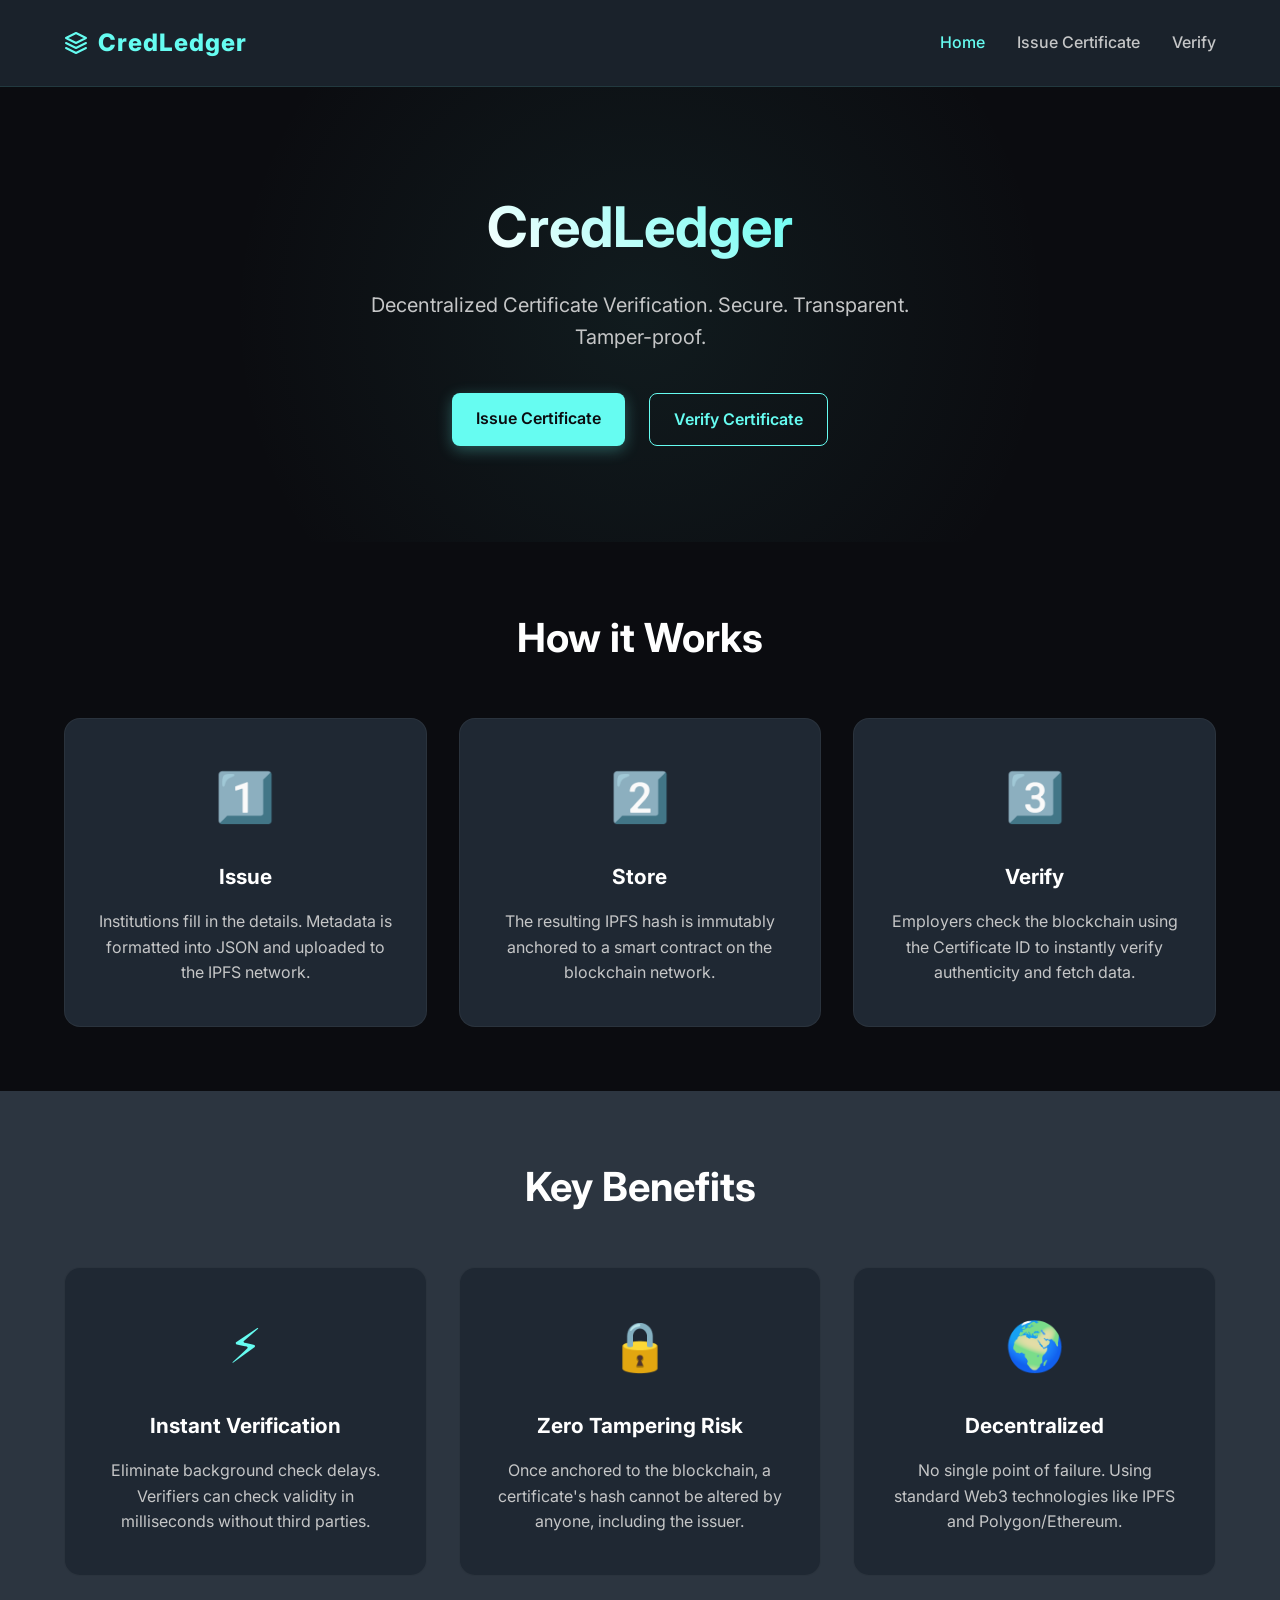
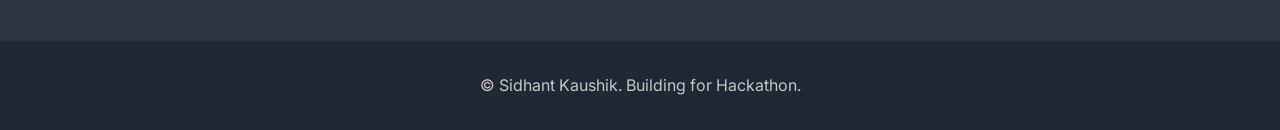
<file: client/index.html>
<!DOCTYPE html>
<html lang="en">
<head>
    <meta charset="UTF-8">
    <meta name="viewport" content="width=device-width, initial-scale=1.0">
    <title>CredLedger | Decentralized Certificate Verification</title>
    <meta name="description" content="Secure, Transparent, and Tamper-proof digital certificate verification platform.">
    <link href="https://fonts.googleapis.com/css2?family=Inter:wght@400;500;600;700;800&display=swap" rel="stylesheet">
    <link rel="stylesheet" href="css/style.css">
</head>
<body>
    <nav class="navbar">
        <div class="brand">
            <svg width="24" height="24" viewBox="0 0 24 24" fill="none" stroke="currentColor" stroke-width="2" stroke-linecap="round" stroke-linejoin="round"><polygon points="12 2 2 7 12 12 22 7 12 2"></polygon><polyline points="2 17 12 22 22 17"></polyline><polyline points="2 12 12 17 22 12"></polyline></svg>
            CredLedger
        </div>
        <div class="nav-links">
            <a href="index.html" class="active">Home</a>
            <a href="dashboard.html">Issue Certificate</a>
            <a href="verify.html">Verify</a>
        </div>
    </nav>

    <main class="hero">
        <h1>CredLedger</h1>
        <p>Decentralized Certificate Verification. Secure. Transparent. Tamper-proof.</p>
        <div class="hero-btns">
            <a href="dashboard.html" class="btn btn-primary">Issue Certificate</a>
            <a href="verify.html" class="btn btn-secondary">Verify Certificate</a>
        </div>
    </main>

    <section class="section">
        <h2 class="section-title">How it Works</h2>
        <div class="grid-3">
            <div class="card">
                <div class="card-icon">1️⃣</div>
                <h3>Issue</h3>
                <p>Institutions fill in the details. Metadata is formatted into JSON and uploaded to the IPFS network.</p>
            </div>
            <div class="card">
                <div class="card-icon">2️⃣</div>
                <h3>Store</h3>
                <p>The resulting IPFS hash is immutably anchored to a smart contract on the blockchain network.</p>
            </div>
            <div class="card">
                <div class="card-icon">3️⃣</div>
                <h3>Verify</h3>
                <p>Employers check the blockchain using the Certificate ID to instantly verify authenticity and fetch data.</p>
            </div>
        </div>
    </section>

    <section class="section" style="background-color: var(--bg-surface-light);">
        <h2 class="section-title">Key Benefits</h2>
        <div class="grid-3">
            <div class="card">
                <div class="card-icon">⚡</div>
                <h3>Instant Verification</h3>
                <p>Eliminate background check delays. Verifiers can check validity in milliseconds without third parties.</p>
            </div>
            <div class="card">
                <div class="card-icon">🔒</div>
                <h3>Zero Tampering Risk</h3>
                <p>Once anchored to the blockchain, a certificate's hash cannot be altered by anyone, including the issuer.</p>
            </div>
            <div class="card">
                <div class="card-icon">🌍</div>
                <h3>Decentralized</h3>
                <p>No single point of failure. Using standard Web3 technologies like IPFS and Polygon/Ethereum.</p>
            </div>
        </div>
    </section>

    <footer>
        <p>&copy; Sidhant Kaushik. Building for Hackathon.</p>
    </footer>
</body>
</html>
</file>
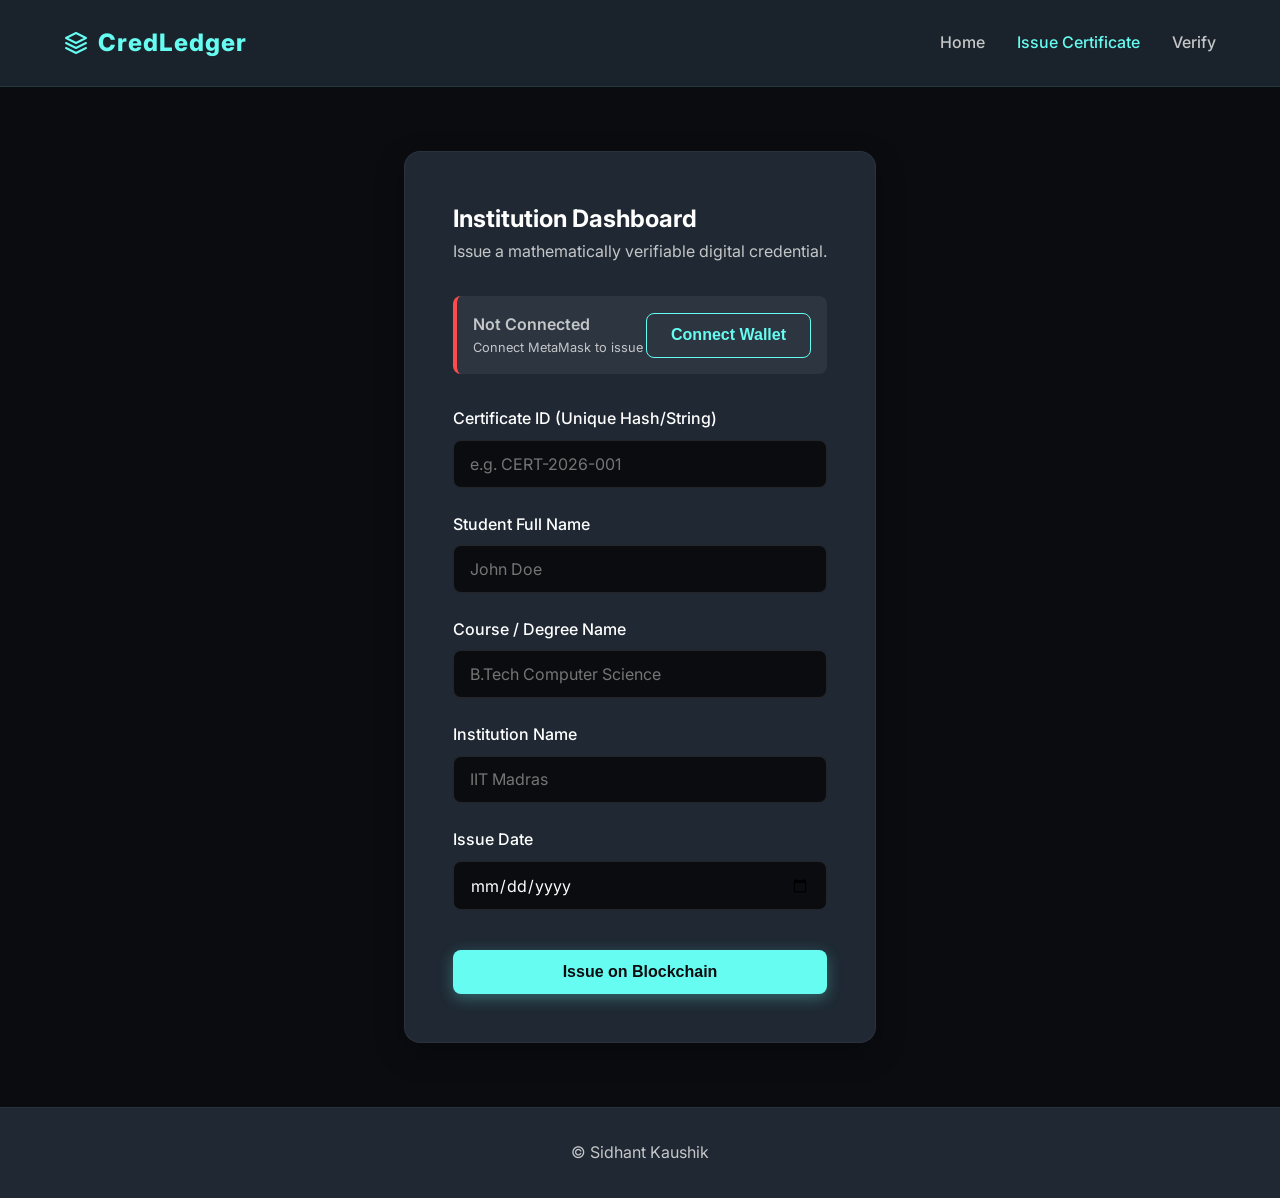
<file: client/dashboard.html>
<!DOCTYPE html>
<html lang="en">
<head>
    <meta charset="UTF-8">
    <meta name="viewport" content="width=device-width, initial-scale=1.0">
    <title>Institution Dashboard | CredLedger</title>
    <link href="https://fonts.googleapis.com/css2?family=Inter:wght@400;500;600;700;800&display=swap" rel="stylesheet">
    <link rel="stylesheet" href="css/style.css">
</head>
<body>
    <nav class="navbar">
        <a href="index.html" class="brand">
            <svg width="24" height="24" viewBox="0 0 24 24" fill="none" stroke="currentColor" stroke-width="2" stroke-linecap="round" stroke-linejoin="round"><polygon points="12 2 2 7 12 12 22 7 12 2"></polygon><polyline points="2 17 12 22 22 17"></polyline><polyline points="2 12 12 17 22 12"></polyline></svg>
            CredLedger
        </a>
        <div class="nav-links">
            <a href="index.html">Home</a>
            <a href="dashboard.html" class="active">Issue Certificate</a>
            <a href="verify.html">Verify</a>
        </div>
    </nav>

    <div class="form-container">
        <h2>Institution Dashboard</h2>
        <p style="color: var(--text-muted); margin-bottom: 2rem;">Issue a mathematically verifiable digital credential.</p>
        
        <div class="wallet-status" id="walletStatusIndicator">
            <div>
                <span style="font-weight: 600;">Not Connected</span>
                <div style="font-size: 0.8rem; color: var(--text-muted);" id="walletAddress">Connect MetaMask to issue</div>
            </div>
            <button class="btn btn-secondary" id="connectWalletBtn">Connect Wallet</button>
        </div>

        <form id="issueForm">
            <div class="form-group">
                <label for="certificateId">Certificate ID (Unique Hash/String)</label>
                <input type="text" id="certificateId" class="form-control" required placeholder="e.g. CERT-2026-001">
            </div>
            <div class="form-group">
                <label for="studentName">Student Full Name</label>
                <input type="text" id="studentName" class="form-control" required placeholder="John Doe">
            </div>
            <div class="form-group">
                <label for="courseName">Course / Degree Name</label>
                <input type="text" id="courseName" class="form-control" required placeholder="B.Tech Computer Science">
            </div>
            <div class="form-group">
                <label for="institutionName">Institution Name</label>
                <input type="text" id="institutionName" class="form-control" required placeholder="IIT Madras">
            </div>
            <div class="form-group">
                <label for="issueDate">Issue Date</label>
                <input type="date" id="issueDate" class="form-control" required>
            </div>
            <button type="submit" class="btn btn-primary" style="width: 100%; margin-top: 1rem;">Issue on Blockchain</button>
        </form>
    </div>

    <footer>
        <p>&copy; Sidhant Kaushik</p>
    </footer>

    <!-- Ethers.js -->
    <script src="https://cdn.ethers.io/lib/ethers-5.7.2.umd.min.js" type="application/javascript"></script>
    <script src="js/app.js"></script>
</body>
</html>
</file>
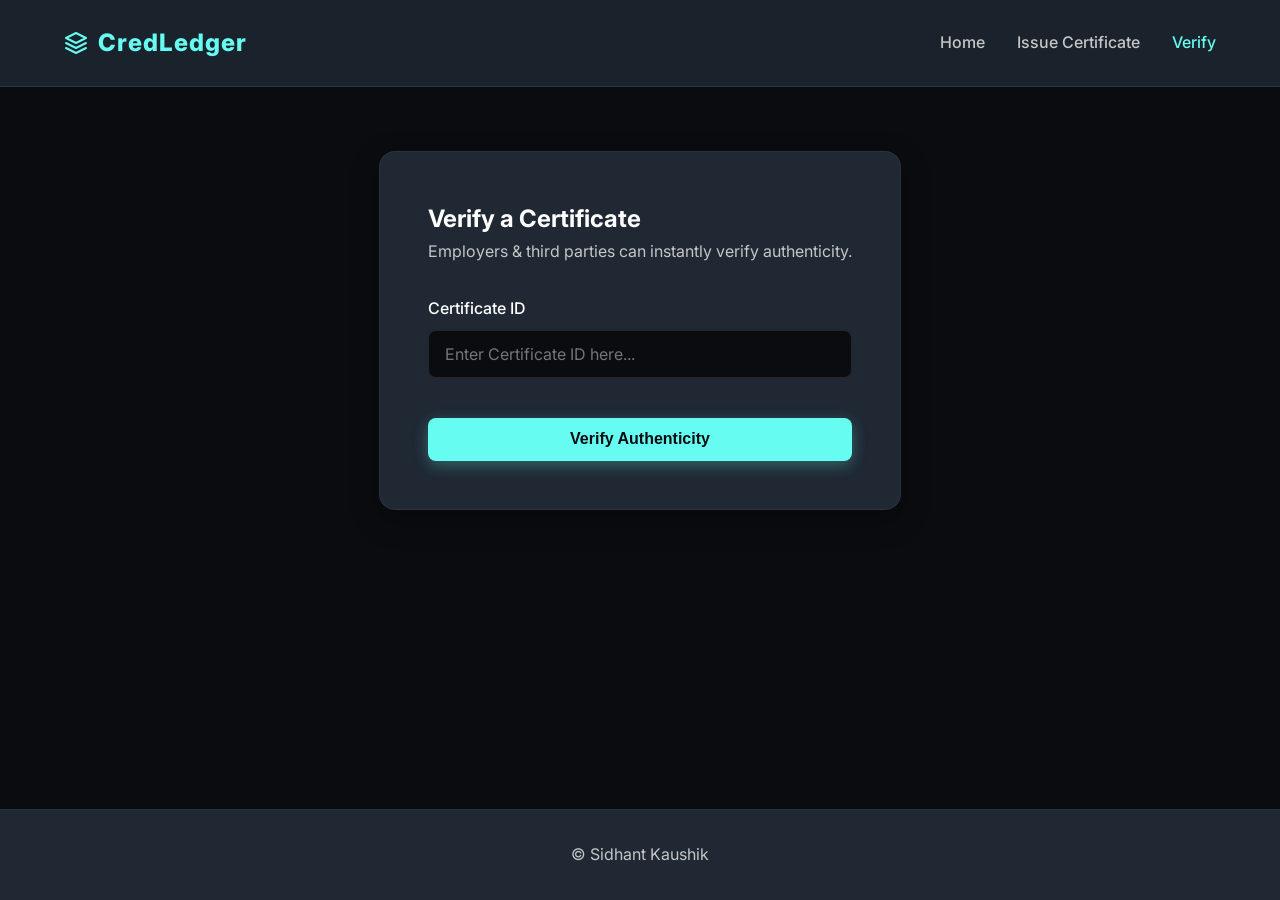
<file: client/verify.html>
<!DOCTYPE html>
<html lang="en">
<head>
    <meta charset="UTF-8">
    <meta name="viewport" content="width=device-width, initial-scale=1.0">
    <title>Verify Certificate | CredLedger</title>
    <link href="https://fonts.googleapis.com/css2?family=Inter:wght@400;500;600;700;800&display=swap" rel="stylesheet">
    <link rel="stylesheet" href="css/style.css">
</head>
<body>
    <nav class="navbar">
        <a href="index.html" class="brand">
            <svg width="24" height="24" viewBox="0 0 24 24" fill="none" stroke="currentColor" stroke-width="2" stroke-linecap="round" stroke-linejoin="round"><polygon points="12 2 2 7 12 12 22 7 12 2"></polygon><polyline points="2 17 12 22 22 17"></polyline><polyline points="2 12 12 17 22 12"></polyline></svg>
            CredLedger
        </a>
        <div class="nav-links">
            <a href="index.html">Home</a>
            <a href="dashboard.html">Issue Certificate</a>
            <a href="verify.html" class="active">Verify</a>
        </div>
    </nav>

    <div class="form-container">
        <h2>Verify a Certificate</h2>
        <p style="color: var(--text-muted); margin-bottom: 2rem;">Employers & third parties can instantly verify authenticity.</p>
        
        <form id="verifyForm">
            <div class="form-group">
                <label for="verifyCertId">Certificate ID</label>
                <input type="text" id="verifyCertId" class="form-control" required placeholder="Enter Certificate ID here...">
            </div>
            
            <button type="submit" class="btn btn-primary" style="width: 100%; margin-top: 1rem;">Verify Authenticity</button>
        </form>

        <div id="resultBox" class="result-box">
            <!-- Results injected here from JS -->
        </div>
    </div>

    <footer>
        <p>&copy; Sidhant Kaushik</p>
    </footer>

    <!-- Ethers.js -->
    <script src="https://cdn.ethers.io/lib/ethers-5.7.2.umd.min.js" type="application/javascript"></script>
    <script src="js/app.js"></script>
</body>
</html>
</file>
<file: client/css/style.css>
:root {
  --bg-main: #0b0c10;
  --bg-surface: #1f2833;
  --bg-surface-light: #2c3540;
  --text-main: #c5c6c7;
  --text-light: #ffffff;
  --accent-color: #66fcf1;
  --accent-hover: #45a29e;
  --danger-color: #ff4b4b;
  --success-color: #00e676;
  --card-radius: 16px;
  --btn-radius: 8px;
  --transition: all 0.3s ease;
  --font-family: 'Inter', system-ui, -apple-system, sans-serif;
}

* {
  box-sizing: border-box;
  margin: 0;
  padding: 0;
}

body {
  font-family: var(--font-family);
  background-color: var(--bg-main);
  color: var(--text-main);
  line-height: 1.6;
  min-height: 100vh;
  display: flex;
  flex-direction: column;
}

/* Typography */
h1, h2, h3, h4 {
  color: var(--text-light);
  font-weight: 700;
}

a {
  color: var(--accent-color);
  text-decoration: none;
  transition: var(--transition);
}

a:hover {
  text-shadow: 0 0 8px rgba(102, 252, 241, 0.6);
}

/* Navbar */
.navbar {
  display: flex;
  justify-content: space-between;
  align-items: center;
  padding: 1.5rem 5%;
  background: rgba(31, 40, 51, 0.8);
  backdrop-filter: blur(10px);
  border-bottom: 1px solid rgba(102, 252, 241, 0.1);
  position: sticky;
  top: 0;
  z-index: 100;
}

.brand {
  font-size: 1.5rem;
  font-weight: 800;
  color: var(--accent-color);
  letter-spacing: 1px;
  display: flex;
  align-items: center;
  gap: 10px;
}

.nav-links {
  display: flex;
  gap: 2rem;
  align-items: center;
}

.nav-links a {
  color: var(--text-main);
  font-weight: 500;
}

.nav-links a:hover, .nav-links a.active {
  color: var(--accent-color);
}

/* Buttons */
.btn {
  display: inline-block;
  padding: 0.8rem 1.5rem;
  border-radius: var(--btn-radius);
  font-weight: 600;
  cursor: pointer;
  border: none;
  transition: var(--transition);
  text-align: center;
  font-size: 1rem;
}

.btn-primary {
  background-color: var(--accent-color);
  color: var(--bg-main);
  box-shadow: 0 4px 15px rgba(102, 252, 241, 0.3);
}

.btn-primary:hover {
  background-color: var(--text-light);
  box-shadow: 0 6px 20px rgba(102, 252, 241, 0.5);
  transform: translateY(-2px);
}

.btn-secondary {
  background-color: transparent;
  color: var(--accent-color);
  border: 1px solid var(--accent-color);
}

.btn-secondary:hover {
  background-color: rgba(102, 252, 241, 0.1);
  transform: translateY(-2px);
}

.btn:disabled {
  opacity: 0.5;
  cursor: not-allowed;
  transform: none;
  box-shadow: none;
}

/* Hero Section */
.hero {
  flex: 1;
  display: flex;
  flex-direction: column;
  justify-content: center;
  align-items: center;
  text-align: center;
  padding: 6rem 1rem;
  background: radial-gradient(circle at center, rgba(69, 162, 158, 0.1) 0%, transparent 60%);
}

.hero h1 {
  font-size: 3.5rem;
  margin-bottom: 1rem;
  background: -webkit-linear-gradient(45deg, var(--text-light), var(--accent-color));
  -webkit-background-clip: text;
  -webkit-text-fill-color: transparent;
}

.hero p {
  font-size: 1.25rem;
  max-width: 600px;
  margin-bottom: 2.5rem;
  color: var(--text-main);
}

.hero-btns {
  display: flex;
  gap: 1.5rem;
}

/* Info Sections (How it works & Benefits) */
.section {
  padding: 4rem 5%;
}

.section-title {
  text-align: center;
  font-size: 2.5rem;
  margin-bottom: 3rem;
  color: var(--text-light);
}

.grid-3 {
  display: grid;
  grid-template-columns: repeat(auto-fit, minmax(280px, 1fr));
  gap: 2rem;
}

.card {
  background-color: var(--bg-surface);
  border-radius: var(--card-radius);
  padding: 2.5rem 2rem;
  text-align: center;
  border: 1px solid rgba(255, 255, 255, 0.05);
  transition: var(--transition);
  position: relative;
  overflow: hidden;
}

.card::before {
  content: '';
  position: absolute;
  top: 0; left: 0; right: 0; height: 3px;
  background: linear-gradient(90deg, var(--accent-hover), var(--accent-color));
  opacity: 0;
  transition: var(--transition);
}

.card:hover {
  transform: translateY(-10px);
  box-shadow: 0 15px 30px rgba(0,0,0,0.4);
  border-color: rgba(102, 252, 241, 0.2);
}

.card:hover::before {
  opacity: 1;
}

.card-icon {
  font-size: 3rem;
  color: var(--accent-color);
  margin-bottom: 1.5rem;
}

.card h3 {
  margin-bottom: 1rem;
  font-size: 1.3rem;
}

/* Form Styles for Dashboard / Verify */
.form-container {
  max-width: 600px;
  margin: 4rem auto;
  background-color: var(--bg-surface);
  padding: 3rem;
  border-radius: var(--card-radius);
  box-shadow: 0 10px 30px rgba(0, 0, 0, 0.3);
  border: 1px solid rgba(255,255,255,0.05);
}

.form-group {
  margin-bottom: 1.5rem;
  text-align: left;
}

.form-group label {
  display: block;
  margin-bottom: 0.5rem;
  font-weight: 500;
  color: var(--text-light);
}

.form-control {
  width: 100%;
  padding: 0.8rem 1rem;
  background-color: var(--bg-main);
  border: 1px solid rgba(255,255,255,0.1);
  border-radius: var(--btn-radius);
  color: var(--text-light);
  font-size: 1rem;
  font-family: var(--font-family);
  transition: var(--transition);
}

.form-control:focus {
  outline: none;
  border-color: var(--accent-color);
  box-shadow: 0 0 0 2px rgba(102, 252, 241, 0.2);
}

.wallet-status {
  background: var(--bg-surface-light);
  padding: 1rem;
  border-radius: var(--btn-radius);
  margin-bottom: 2rem;
  display: flex;
  justify-content: space-between;
  align-items: center;
  border-left: 4px solid var(--danger-color);
}

.wallet-status.connected {
  border-left-color: var(--success-color);
}

/* Result Box */
.result-box {
  margin-top: 2rem;
  padding: 1.5rem;
  border-radius: var(--btn-radius);
  background: var(--bg-surface-light);
  display: none;
}

.result-box.show {
  display: block;
  animation: fadeIn 0.5s ease forwards;
}

.result-box.success {
  border: 1px solid var(--success-color);
}

.result-box.error {
  border: 1px solid var(--danger-color);
}

.result-item {
  margin-bottom: 0.5rem;
  display: flex;
  justify-content: space-between;
  border-bottom: 1px solid rgba(255,255,255,0.05);
  padding-bottom: 0.5rem;
}
.result-item:last-child {
  border-bottom: none;
  margin-bottom: 0;
  padding-bottom: 0;
}
.result-label {
  color: var(--text-muted);
}
.result-value {
  color: var(--text-light);
  font-weight: 500;
  max-width: 60%;
  text-align: right;
  word-break: break-all;
}

/* Animations */
@keyframes fadeIn {
  from { opacity: 0; transform: translateY(10px); }
  to { opacity: 1; transform: translateY(0); }
}

/* Footer */
footer {
  text-align: center;
  padding: 2rem;
  background-color: var(--bg-surface);
  margin-top: auto;
  border-top: 1px solid rgba(255, 255, 255, 0.05);
}

/* Responsiveness */
@media (max-width: 768px) {
  .hero h1 { font-size: 2.5rem; }
  .nav-links { display: none; } /* Simplified for MVP */
  .hero-btns { flex-direction: column; }
  .form-container { margin: 2rem 1rem; padding: 2rem 1.5rem; }
}
</file>
